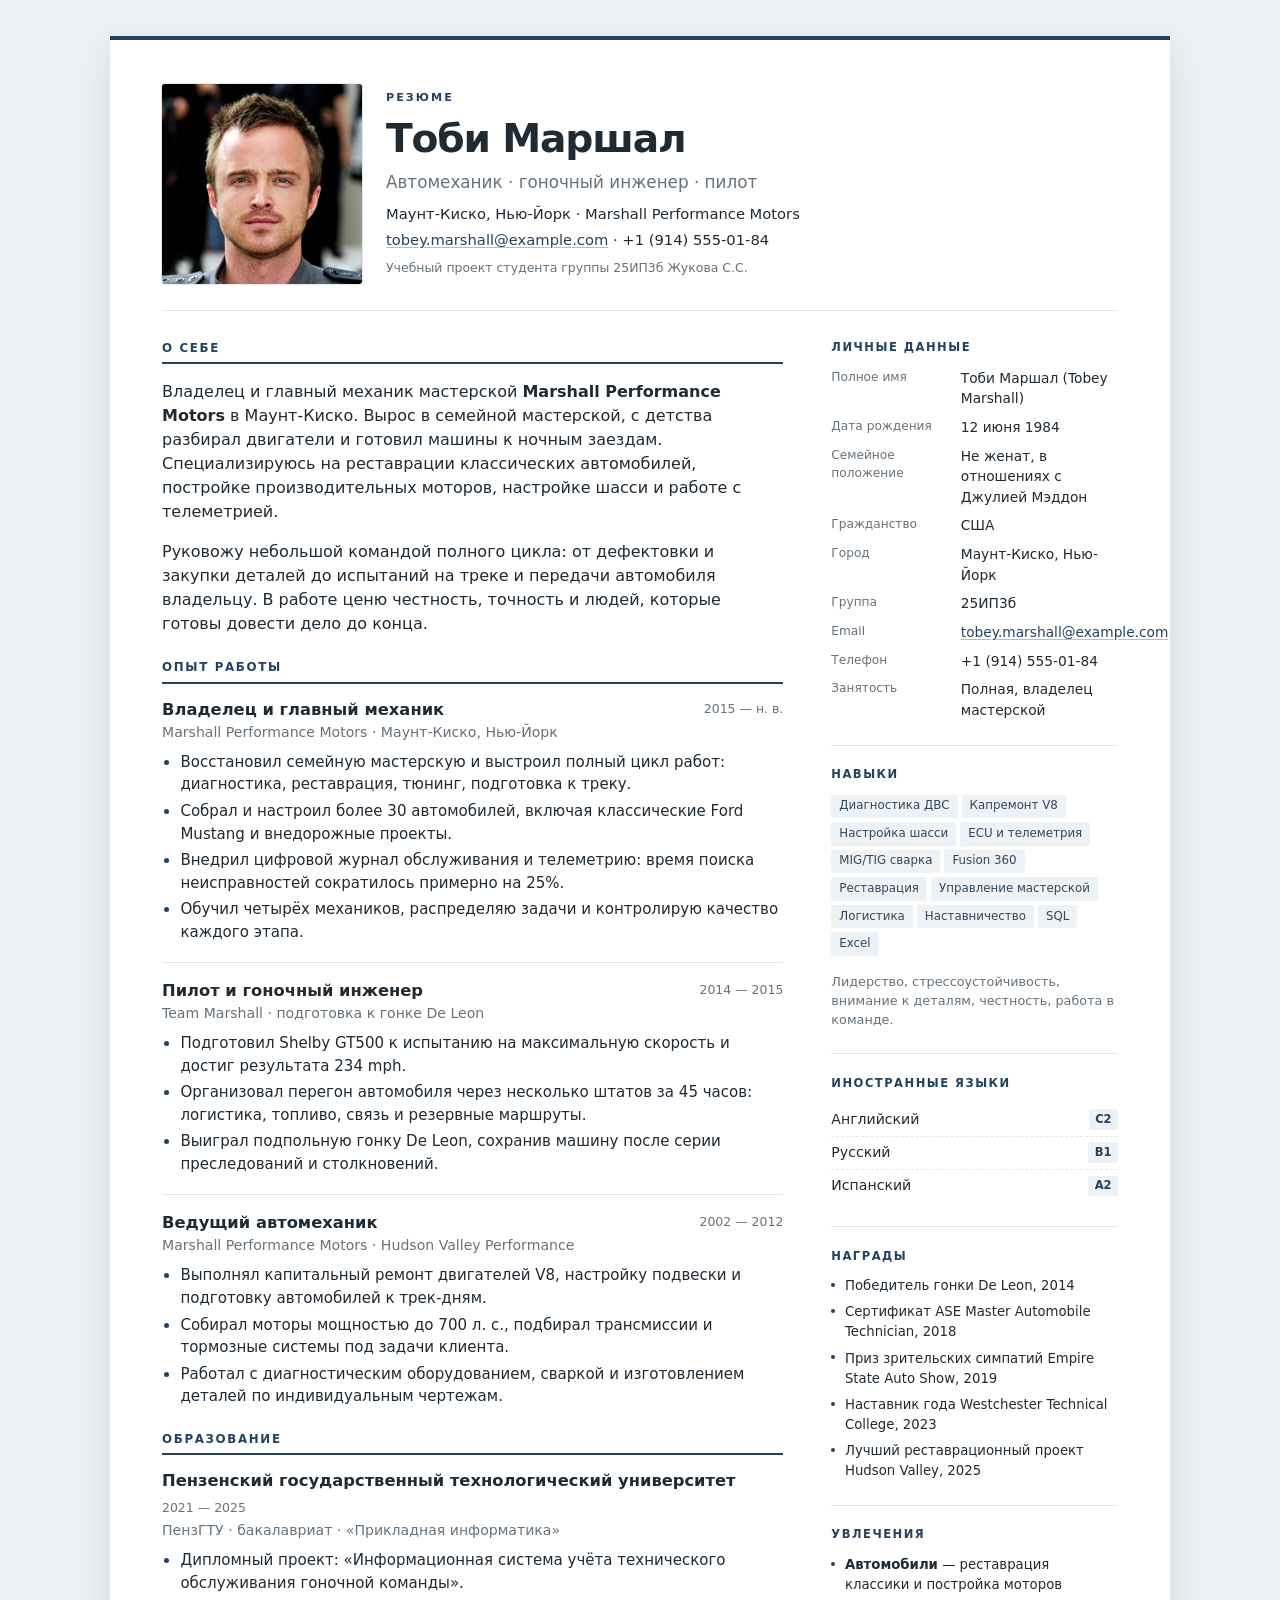
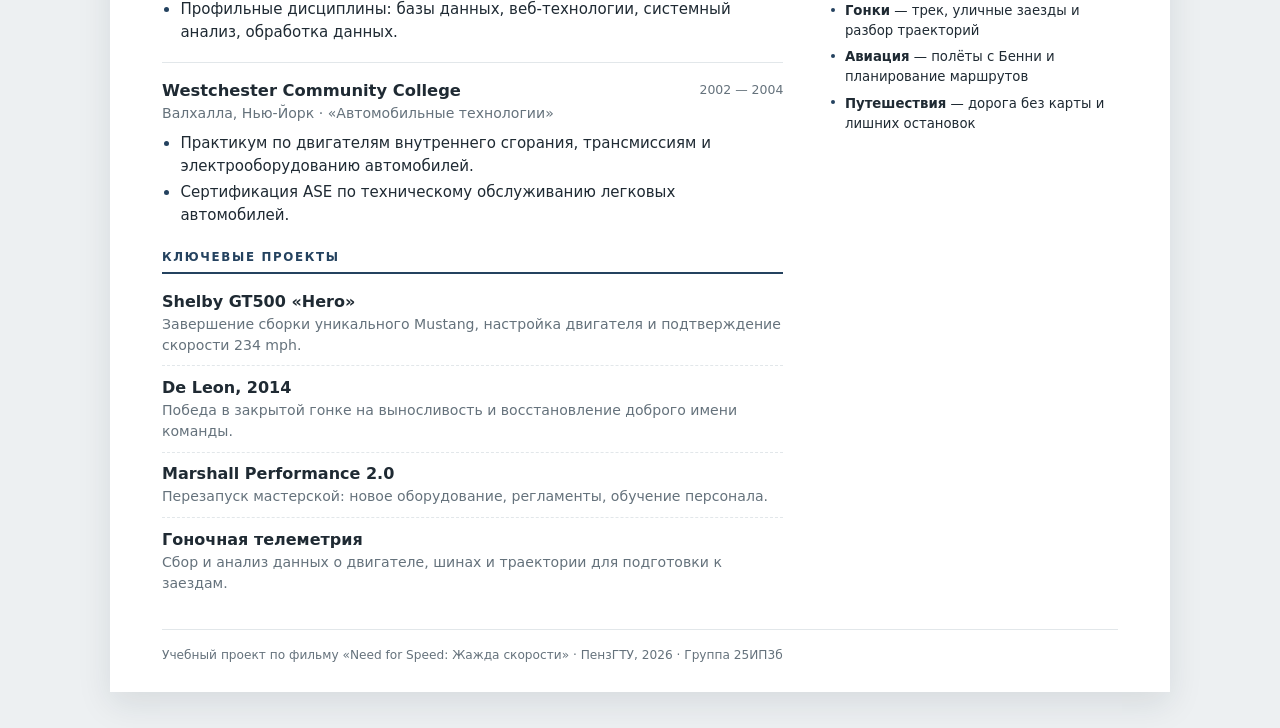
<file: 25ip3b/zhukov/resume/index.html>
<!DOCTYPE html>
<html lang="ru">
<head>
  <meta charset="utf-8">
  <meta name="viewport" content="width=device-width, initial-scale=1">
  <meta name="description" content="Резюме Тоби Маршала, персонажа фильма «Need for Speed: Жажда скорости». Учебный проект студента группы 25ИП3б Жукова С.С.">
  <meta name="author" content="Жуков С.С.">
  <title>Резюме студента Жукова С.С. группы 25ИП3б</title>
  <link rel="stylesheet" href="https://cdn.jsdelivr.net/npm/bootstrap@5.3.3/dist/css/bootstrap.min.css">
  <link rel="stylesheet" href="assets/style.css">
</head>
<body>
  <a class="visually-hidden-focusable" href="#main">К содержанию</a>

  <div class="page">
    <header class="masthead d-flex flex-column flex-sm-row align-items-start align-items-sm-center gap-4">
      <img src="assets/photo.jpg" alt="Портрет Тоби Маршала в исполнении Аарона Пола" class="photo" width="200" height="200">
      <div>
        <p class="eyebrow mb-2">Резюме</p>
        <h1 class="mb-2">Тоби Маршал</h1>
        <p class="lead mb-2">Автомеханик · гоночный инженер · пилот</p>
        <p class="meta mb-1">Маунт-Киско, Нью-Йорк · Marshall Performance Motors</p>
        <p class="meta mb-2">
          <a href="mailto:tobey.marshall@example.com">tobey.marshall@example.com</a>
          <span class="sep">·</span> +1 (914) 555-01-84
        </p>
        <p class="note mb-0">Учебный проект студента группы 25ИП3б Жукова С.С.</p>
      </div>
    </header>

    <main id="main">
      <div class="row g-4 g-lg-5">
        <div class="col-lg-8">
          <section class="mb-4">
            <h2 class="section-title">О себе</h2>
            <p>Владелец и главный механик мастерской <strong>Marshall Performance Motors</strong> в Маунт-Киско. Вырос в семейной мастерской, с детства разбирал двигатели и готовил машины к ночным заездам. Специализируюсь на реставрации классических автомобилей, постройке производительных моторов, настройке шасси и работе с телеметрией.</p>
            <p class="mb-0">Руковожу небольшой командой полного цикла: от дефектовки и закупки деталей до испытаний на треке и передачи автомобиля владельцу. В работе ценю честность, точность и людей, которые готовы довести дело до конца.</p>
          </section>

          <section class="mb-4">
            <h2 class="section-title">Опыт работы</h2>

            <article class="entry">
              <div class="d-flex flex-wrap justify-content-between align-items-start gap-2">
                <h3 class="mb-0">Владелец и главный механик</h3>
                <span class="dates">2015 — н. в.</span>
              </div>
              <p class="org">Marshall Performance Motors · Маунт-Киско, Нью-Йорк</p>
              <ul class="mb-0">
                <li>Восстановил семейную мастерскую и выстроил полный цикл работ: диагностика, реставрация, тюнинг, подготовка к треку.</li>
                <li>Собрал и настроил более 30 автомобилей, включая классические Ford Mustang и внедорожные проекты.</li>
                <li>Внедрил цифровой журнал обслуживания и телеметрию: время поиска неисправностей сократилось примерно на 25%.</li>
                <li>Обучил четырёх механиков, распределяю задачи и контролирую качество каждого этапа.</li>
              </ul>
            </article>

            <article class="entry">
              <div class="d-flex flex-wrap justify-content-between align-items-start gap-2">
                <h3 class="mb-0">Пилот и гоночный инженер</h3>
                <span class="dates">2014 — 2015</span>
              </div>
              <p class="org">Team Marshall · подготовка к гонке De Leon</p>
              <ul class="mb-0">
                <li>Подготовил Shelby GT500 к испытанию на максимальную скорость и достиг результата 234 mph.</li>
                <li>Организовал перегон автомобиля через несколько штатов за 45 часов: логистика, топливо, связь и резервные маршруты.</li>
                <li>Выиграл подпольную гонку De Leon, сохранив машину после серии преследований и столкновений.</li>
              </ul>
            </article>

            <article class="entry">
              <div class="d-flex flex-wrap justify-content-between align-items-start gap-2">
                <h3 class="mb-0">Ведущий автомеханик</h3>
                <span class="dates">2002 — 2012</span>
              </div>
              <p class="org">Marshall Performance Motors · Hudson Valley Performance</p>
              <ul class="mb-0">
                <li>Выполнял капитальный ремонт двигателей V8, настройку подвески и подготовку автомобилей к трек-дням.</li>
                <li>Собирал моторы мощностью до 700 л. с., подбирал трансмиссии и тормозные системы под задачи клиента.</li>
                <li>Работал с диагностическим оборудованием, сваркой и изготовлением деталей по индивидуальным чертежам.</li>
              </ul>
            </article>
          </section>

          <section class="mb-4">
            <h2 class="section-title">Образование</h2>

            <article class="entry">
              <div class="d-flex flex-wrap justify-content-between align-items-start gap-2">
                <h3 class="mb-0">Пензенский государственный технологический университет</h3>
                <span class="dates">2021 — 2025</span>
              </div>
              <p class="org">ПензГТУ · бакалавриат · «Прикладная информатика»</p>
              <ul class="mb-0">
                <li>Дипломный проект: «Информационная система учёта технического обслуживания гоночной команды».</li>
                <li>Профильные дисциплины: базы данных, веб-технологии, системный анализ, обработка данных.</li>
              </ul>
            </article>

            <article class="entry">
              <div class="d-flex flex-wrap justify-content-between align-items-start gap-2">
                <h3 class="mb-0">Westchester Community College</h3>
                <span class="dates">2002 — 2004</span>
              </div>
              <p class="org">Валхалла, Нью-Йорк · «Автомобильные технологии»</p>
              <ul class="mb-0">
                <li>Практикум по двигателям внутреннего сгорания, трансмиссиям и электрооборудованию автомобилей.</li>
                <li>Сертификация ASE по техническому обслуживанию легковых автомобилей.</li>
              </ul>
            </article>
          </section>

          <section>
            <h2 class="section-title">Ключевые проекты</h2>
            <ul class="projects list-unstyled mb-0">
              <li>
                <strong>Shelby GT500 «Hero»</strong>
                <div class="project-note">Завершение сборки уникального Mustang, настройка двигателя и подтверждение скорости 234 mph.</div>
              </li>
              <li>
                <strong>De Leon, 2014</strong>
                <div class="project-note">Победа в закрытой гонке на выносливость и восстановление доброго имени команды.</div>
              </li>
              <li>
                <strong>Marshall Performance 2.0</strong>
                <div class="project-note">Перезапуск мастерской: новое оборудование, регламенты, обучение персонала.</div>
              </li>
              <li>
                <strong>Гоночная телеметрия</strong>
                <div class="project-note">Сбор и анализ данных о двигателе, шинах и траектории для подготовки к заездам.</div>
              </li>
            </ul>
          </section>
        </div>

        <aside class="col-lg-4">
          <section class="side-block">
            <h2 class="side-title">Личные данные</h2>
            <dl class="facts row mb-0">
              <dt class="col-5">Полное имя</dt>
              <dd class="col-7">Тоби Маршал (Tobey Marshall)</dd>
              <dt class="col-5">Дата рождения</dt>
              <dd class="col-7"><time datetime="1984-06-12">12 июня 1984</time></dd>
              <dt class="col-5">Семейное положение</dt>
              <dd class="col-7">Не женат, в отношениях с Джулией Мэддон</dd>
              <dt class="col-5">Гражданство</dt>
              <dd class="col-7">США</dd>
              <dt class="col-5">Город</dt>
              <dd class="col-7">Маунт-Киско, Нью-Йорк</dd>
              <dt class="col-5">Группа</dt>
              <dd class="col-7">25ИП3б</dd>
              <dt class="col-5">Email</dt>
              <dd class="col-7"><a href="mailto:tobey.marshall@example.com">tobey.marshall@example.com</a></dd>
              <dt class="col-5">Телефон</dt>
              <dd class="col-7">+1 (914) 555-01-84</dd>
              <dt class="col-5">Занятость</dt>
              <dd class="col-7 mb-0">Полная, владелец мастерской</dd>
            </dl>
          </section>

          <section class="side-block">
            <h2 class="side-title">Навыки</h2>
            <div class="d-flex flex-wrap gap-1">
              <span class="skill">Диагностика ДВС</span>
              <span class="skill">Капремонт V8</span>
              <span class="skill">Настройка шасси</span>
              <span class="skill">ECU и телеметрия</span>
              <span class="skill">MIG/TIG сварка</span>
              <span class="skill">Fusion 360</span>
              <span class="skill">Реставрация</span>
              <span class="skill">Управление мастерской</span>
              <span class="skill">Логистика</span>
              <span class="skill">Наставничество</span>
              <span class="skill">SQL</span>
              <span class="skill">Excel</span>
            </div>
            <p class="soft mt-3 mb-0">Лидерство, стрессоустойчивость, внимание к деталям, честность, работа в команде.</p>
          </section>

          <section class="side-block">
            <h2 class="side-title">Иностранные языки</h2>
            <div class="lang"><span>Английский</span><span class="lang-level">C2</span></div>
            <div class="lang"><span>Русский</span><span class="lang-level">B1</span></div>
            <div class="lang"><span>Испанский</span><span class="lang-level">A2</span></div>
          </section>

          <section class="side-block">
            <h2 class="side-title">Награды</h2>
            <ul class="awards mb-0">
              <li>Победитель гонки De Leon, 2014</li>
              <li>Сертификат ASE Master Automobile Technician, 2018</li>
              <li>Приз зрительских симпатий Empire State Auto Show, 2019</li>
              <li>Наставник года Westchester Technical College, 2023</li>
              <li>Лучший реставрационный проект Hudson Valley, 2025</li>
            </ul>
          </section>

          <section class="side-block">
            <h2 class="side-title">Увлечения</h2>
            <ul class="hobbies mb-0">
              <li><strong>Автомобили</strong> — реставрация классики и постройка моторов</li>
              <li><strong>Гонки</strong> — трек, уличные заезды и разбор траекторий</li>
              <li><strong>Авиация</strong> — полёты с Бенни и планирование маршрутов</li>
              <li><strong>Путешествия</strong> — дорога без карты и лишних остановок</li>
            </ul>
          </section>
        </aside>
      </div>
    </main>

    <footer>
      <p class="mb-0">Учебный проект по фильму «Need for Speed: Жажда скорости» · ПензГТУ, 2026 · Группа 25ИП3б</p>
    </footer>
  </div>
</body>
</html>
</file>
<file: 25ip3b/zhukov/resume/assets/style.css>
:root {
  --ink: #1f2a33;
  --muted: #65727c;
  --line: #e2e7ea;
  --accent: #24425f;
  --paper: #ffffff;
}

body {
  background: #edf0f2;
  color: var(--ink);
}

.page {
  max-width: 1060px;
  margin: 36px auto;
  padding: 44px 52px 28px;
  background: var(--paper);
  border-top: 4px solid var(--accent);
  box-shadow: 0 12px 32px rgba(20, 35, 50, .10);
}

a {
  color: var(--accent);
  text-decoration-color: rgba(36, 66, 95, .35);
  text-underline-offset: 2px;
}

a:hover {
  text-decoration-color: var(--accent);
}

.photo {
  width: 200px;
  height: 200px;
  flex: 0 0 auto;
  object-fit: cover;
  border-radius: 3px;
  box-shadow: 0 0 0 1px var(--line);
}

.masthead {
  border-bottom: 1px solid var(--line);
  padding-bottom: 1.6rem;
  margin-bottom: 1.9rem;
}

.eyebrow {
  font-size: .7rem;
  font-weight: 700;
  letter-spacing: .18em;
  text-transform: uppercase;
  color: var(--accent);
}

h1 {
  font-size: 2.45rem;
  font-weight: 700;
  letter-spacing: -.03em;
}

.lead {
  font-size: 1.05rem;
  color: var(--muted);
}

.meta {
  font-size: .92rem;
}

.note {
  font-size: .78rem;
  color: var(--muted);
}

.section-title {
  font-size: .74rem;
  font-weight: 700;
  letter-spacing: .14em;
  text-transform: uppercase;
  color: var(--accent);
  padding-bottom: .45rem;
  border-bottom: 2px solid var(--accent);
  margin-bottom: 1rem;
}

.entry + .entry {
  margin-top: 1.15rem;
  padding-top: 1.15rem;
  border-top: 1px solid var(--line);
}

.entry h3 {
  font-size: 1.02rem;
  font-weight: 600;
}

.dates {
  font-size: .78rem;
  color: var(--muted);
  white-space: nowrap;
}

.org {
  color: var(--muted);
  font-size: .88rem;
  margin: .15rem 0 .5rem;
}

.entry ul {
  font-size: .94rem;
  padding-left: 1.15rem;
}

.entry li + li {
  margin-top: .25rem;
}

.entry li::marker {
  color: var(--accent);
}

.projects li + li {
  margin-top: .6rem;
  padding-top: .6rem;
  border-top: 1px dashed var(--line);
}

.project-note {
  color: var(--muted);
  font-size: .88rem;
}

.side-block + .side-block {
  margin-top: 1.5rem;
  padding-top: 1.4rem;
  border-top: 1px solid var(--line);
}

.side-title {
  font-size: .72rem;
  font-weight: 700;
  letter-spacing: .13em;
  text-transform: uppercase;
  color: var(--accent);
  margin-bottom: .8rem;
}

.facts dt {
  font-weight: 500;
  font-size: .76rem;
  color: var(--muted);
}

.facts dd {
  font-size: .86rem;
  margin-bottom: .5rem;
}

.facts dd:last-child {
  margin-bottom: 0;
}

.skill {
  display: inline-block;
  padding: .18rem .5rem;
  border-radius: 2px;
  background: #eef2f5;
  color: #31465a;
  font-size: .74rem;
}

.soft {
  font-size: .8rem;
  color: var(--muted);
}

.lang {
  display: flex;
  justify-content: space-between;
  align-items: center;
  padding: .35rem 0;
  font-size: .88rem;
}

.lang + .lang {
  border-top: 1px dashed var(--line);
}

.lang-level {
  font-size: .72rem;
  font-weight: 600;
  color: var(--accent);
  background: #eef2f5;
  padding: .1rem .4rem;
  border-radius: 2px;
}

.awards,
.hobbies {
  font-size: .83rem;
  margin: 0;
  padding-left: 0;
  list-style: none;
}

.awards li,
.hobbies li {
  position: relative;
  padding-left: .85rem;
}

.awards li + li,
.hobbies li + li {
  margin-top: .4rem;
}

.awards li::before,
.hobbies li::before {
  content: "";
  position: absolute;
  left: 0;
  top: .5em;
  width: 4px;
  height: 4px;
  border-radius: 50%;
  background: var(--accent);
}

footer {
  border-top: 1px solid var(--line);
  margin-top: 2.2rem;
  padding-top: 1rem;
  font-size: .76rem;
  color: var(--muted);
}

@media (max-width: 991.98px) {
  .page {
    padding: 32px 28px 24px;
  }
}

@media (max-width: 767.98px) {
  body {
    background: #fff;
  }

  .page {
    margin: 0;
    padding: 24px 18px;
    box-shadow: none;
  }

  h1 {
    font-size: 2rem;
  }
}

@media print {
  body {
    background: #fff;
  }

  .page {
    max-width: none;
    margin: 0;
    padding: 0;
    border-top: 0;
    box-shadow: none;
  }

  a {
    color: inherit;
    text-decoration: none;
  }

  .section-title,
  .side-title {
    break-after: avoid;
  }

  .entry,
  .projects li,
  .side-block {
    break-inside: avoid;
  }
}
</file>
